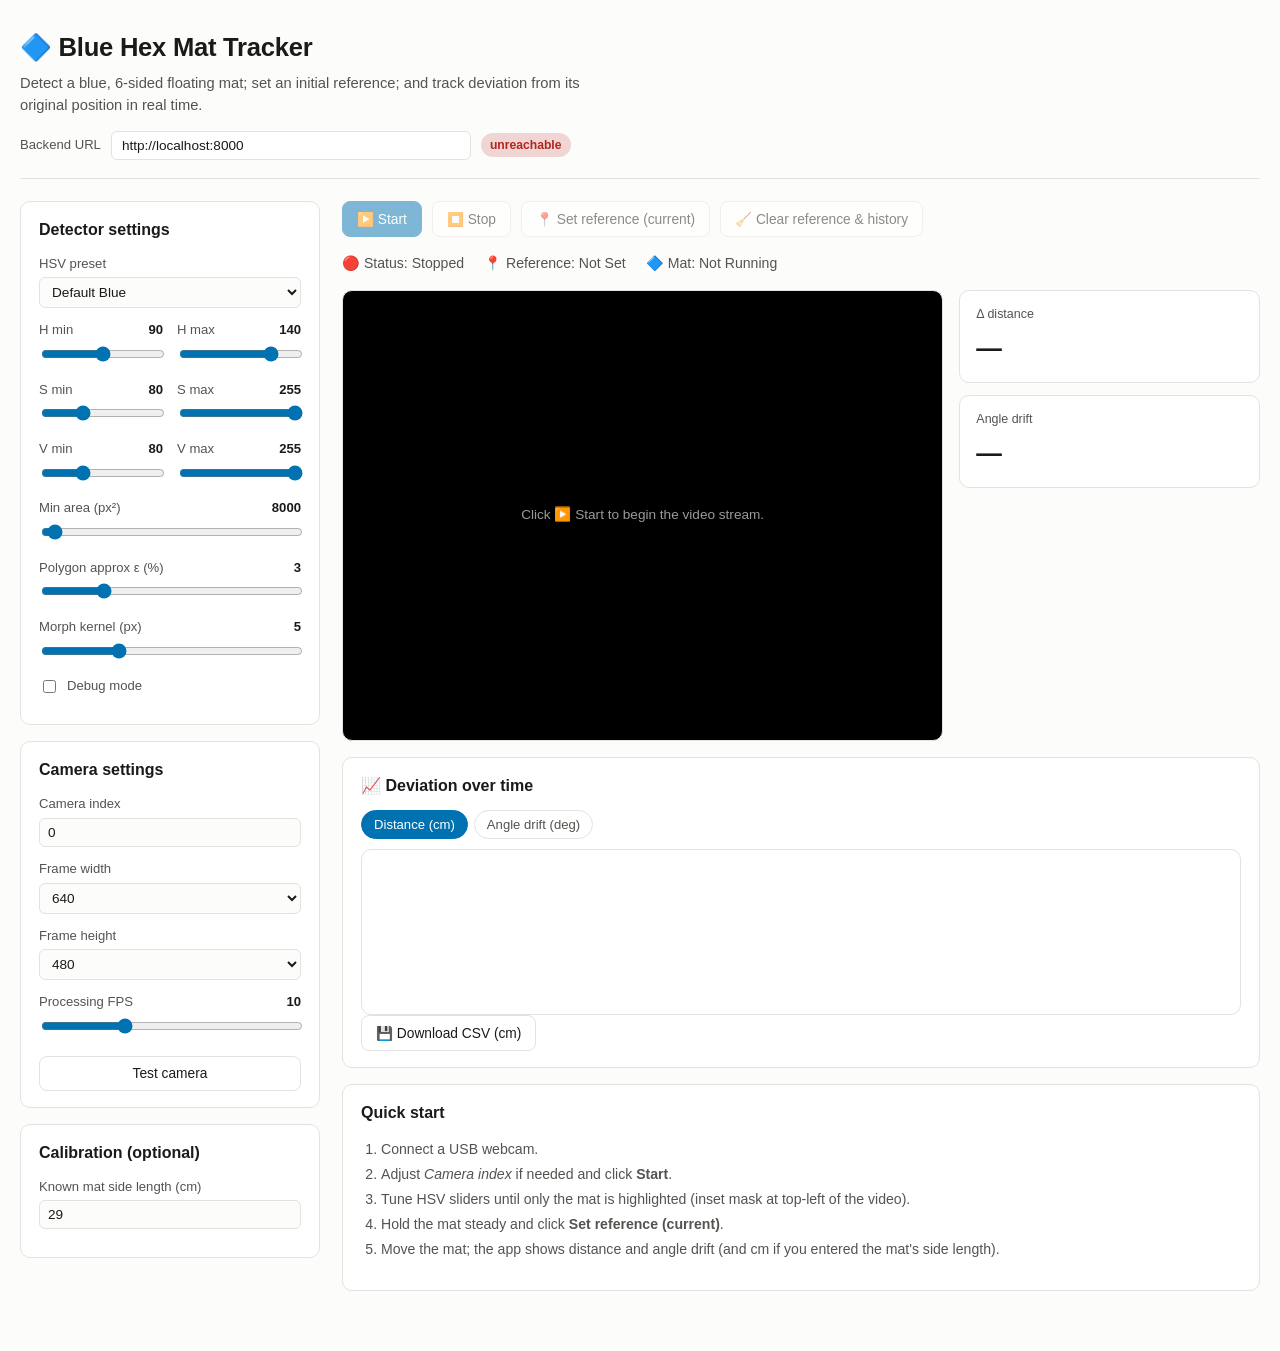
<file: frontend_html/index.html>
<!DOCTYPE html>
<html lang="en">
<head>
<meta charset="utf-8">
<meta name="viewport" content="width=device-width, initial-scale=1">
<title>Blue Hex Mat Tracker</title>
<link rel="stylesheet" href="style.css">
</head>
<body>
<div class="wrap">
  <header>
    <h1>&#128311; Blue Hex Mat Tracker</h1>
    <p class="subtitle">Detect a blue, 6-sided floating mat; set an initial reference; and track deviation from its original position in real time.</p>
    <div class="backend-row">
      <label for="backend-url">Backend URL</label>
      <input id="backend-url" type="text" value="http://localhost:8000">
      <span id="backend-badge" class="badge badge-unknown">checking…</span>
    </div>
  </header>

  <div id="error-banner" class="error-banner hidden"></div>

  <main class="layout">
    <aside class="sidebar">
      <section class="panel">
        <h2>Detector settings</h2>
        <label class="field">
          <span>HSV preset</span>
          <select id="preset-select">
            <option value="default">Default Blue</option>
            <option value="light">Light Blue</option>
            <option value="dark">Dark Blue</option>
          </select>
        </label>

        <div class="slider-grid">
          <label class="field"><span>H min <b id="v-h_min">90</b></span><input type="range" id="h_min" min="0" max="179" value="90"></label>
          <label class="field"><span>H max <b id="v-h_max">140</b></span><input type="range" id="h_max" min="0" max="179" value="140"></label>
          <label class="field"><span>S min <b id="v-s_min">80</b></span><input type="range" id="s_min" min="0" max="255" value="80"></label>
          <label class="field"><span>S max <b id="v-s_max">255</b></span><input type="range" id="s_max" min="0" max="255" value="255"></label>
          <label class="field"><span>V min <b id="v-v_min">80</b></span><input type="range" id="v_min" min="0" max="255" value="80"></label>
          <label class="field"><span>V max <b id="v-v_max">255</b></span><input type="range" id="v_max" min="0" max="255" value="255"></label>
        </div>

        <label class="field"><span>Min area (px&sup2;) <b id="v-area_min">8000</b></span>
          <input type="range" id="area_min" min="1000" max="300000" step="500" value="8000"></label>
        <label class="field"><span>Polygon approx &epsilon; (%) <b id="v-poly_eps">3</b></span>
          <input type="range" id="poly_eps" min="1" max="10" value="3"></label>
        <label class="field"><span>Morph kernel (px) <b id="v-morph_k">5</b></span>
          <input type="range" id="morph_k" min="1" max="15" step="2" value="5"></label>
        <label class="field checkbox"><input type="checkbox" id="debug_mode"><span>Debug mode</span></label>
      </section>

      <section class="panel">
        <h2>Camera settings</h2>
        <label class="field"><span>Camera index</span><input type="number" id="cam_index" value="0" min="0"></label>
        <label class="field"><span>Frame width</span>
          <select id="frame_width"><option>640</option><option>800</option><option>960</option><option>1280</option></select></label>
        <label class="field"><span>Frame height</span>
          <select id="frame_height"><option>480</option><option>600</option><option>720</option><option>900</option></select></label>
        <label class="field"><span>Processing FPS <b id="v-processing_fps">10</b></span>
          <input type="range" id="processing_fps" min="1" max="30" value="10"></label>
        <button id="test-camera-btn" class="btn secondary full">Test camera</button>
        <div id="test-camera-result" class="test-camera-result"></div>
      </section>

      <section class="panel">
        <h2>Calibration (optional)</h2>
        <label class="field"><span>Known mat side length (cm)</span>
          <input type="number" id="known_side" value="29" min="0" step="1"></label>
      </section>
    </aside>

    <section class="main-col">
      <div class="controls-row">
        <button id="start-btn" class="btn primary">&#9654;&#65039; Start</button>
        <button id="stop-btn" class="btn">&#9209;&#65039; Stop</button>
        <button id="set-ref-btn" class="btn">&#128205; Set reference (current)</button>
        <button id="clear-btn" class="btn">&#129529; Clear reference &amp; history</button>
      </div>

      <div class="status-row">
        <span id="status-running" class="status-item">&#128308; Status: Stopped</span>
        <span id="status-ref" class="status-item">&#128205; Reference: Not Set</span>
        <span id="status-mat" class="status-item">&#128311; Mat: Not Running</span>
      </div>

      <div class="video-metrics-row">
        <div class="video-panel">
          <div class="video-frame">
            <img id="video-feed" alt="Live video will appear here after Start">
            <div id="video-placeholder" class="video-placeholder">Click &#9654;&#65039; Start to begin the video stream.</div>
          </div>
        </div>
        <div class="metrics-panel">
          <div class="tile"><div class="label">&Delta; distance</div><div class="value" id="metric-distance">&mdash;</div></div>
          <div class="tile"><div class="label">Angle drift</div><div class="value" id="metric-angle">&mdash;</div></div>
        </div>
      </div>

      <section class="panel">
        <h2>&#128200; Deviation over time</h2>
        <div class="tabs">
          <button class="tab-btn active" data-tab="distance">Distance (cm)</button>
          <button class="tab-btn" data-tab="angle">Angle drift (deg)</button>
        </div>
        <div class="panel chart-panel" id="tab-distance"><svg id="chart-distance"></svg></div>
        <div class="panel chart-panel hidden" id="tab-angle"><svg id="chart-angle"></svg></div>
        <button id="download-csv-btn" class="btn secondary">&#128190; Download CSV (cm)</button>
      </section>

      <section class="panel quick-start">
        <h2>Quick start</h2>
        <ol>
          <li>Connect a USB webcam.</li>
          <li>Adjust <em>Camera index</em> if needed and click <strong>Start</strong>.</li>
          <li>Tune HSV sliders until only the mat is highlighted (inset mask at top-left of the video).</li>
          <li>Hold the mat steady and click <strong>Set reference (current)</strong>.</li>
          <li>Move the mat; the app shows distance and angle drift (and cm if you entered the mat's side length).</li>
        </ol>
      </section>
    </section>
  </main>

  <div class="tooltip" id="tooltip"></div>
</div>
<script src="app.js"></script>
</body>
</html>
</file>
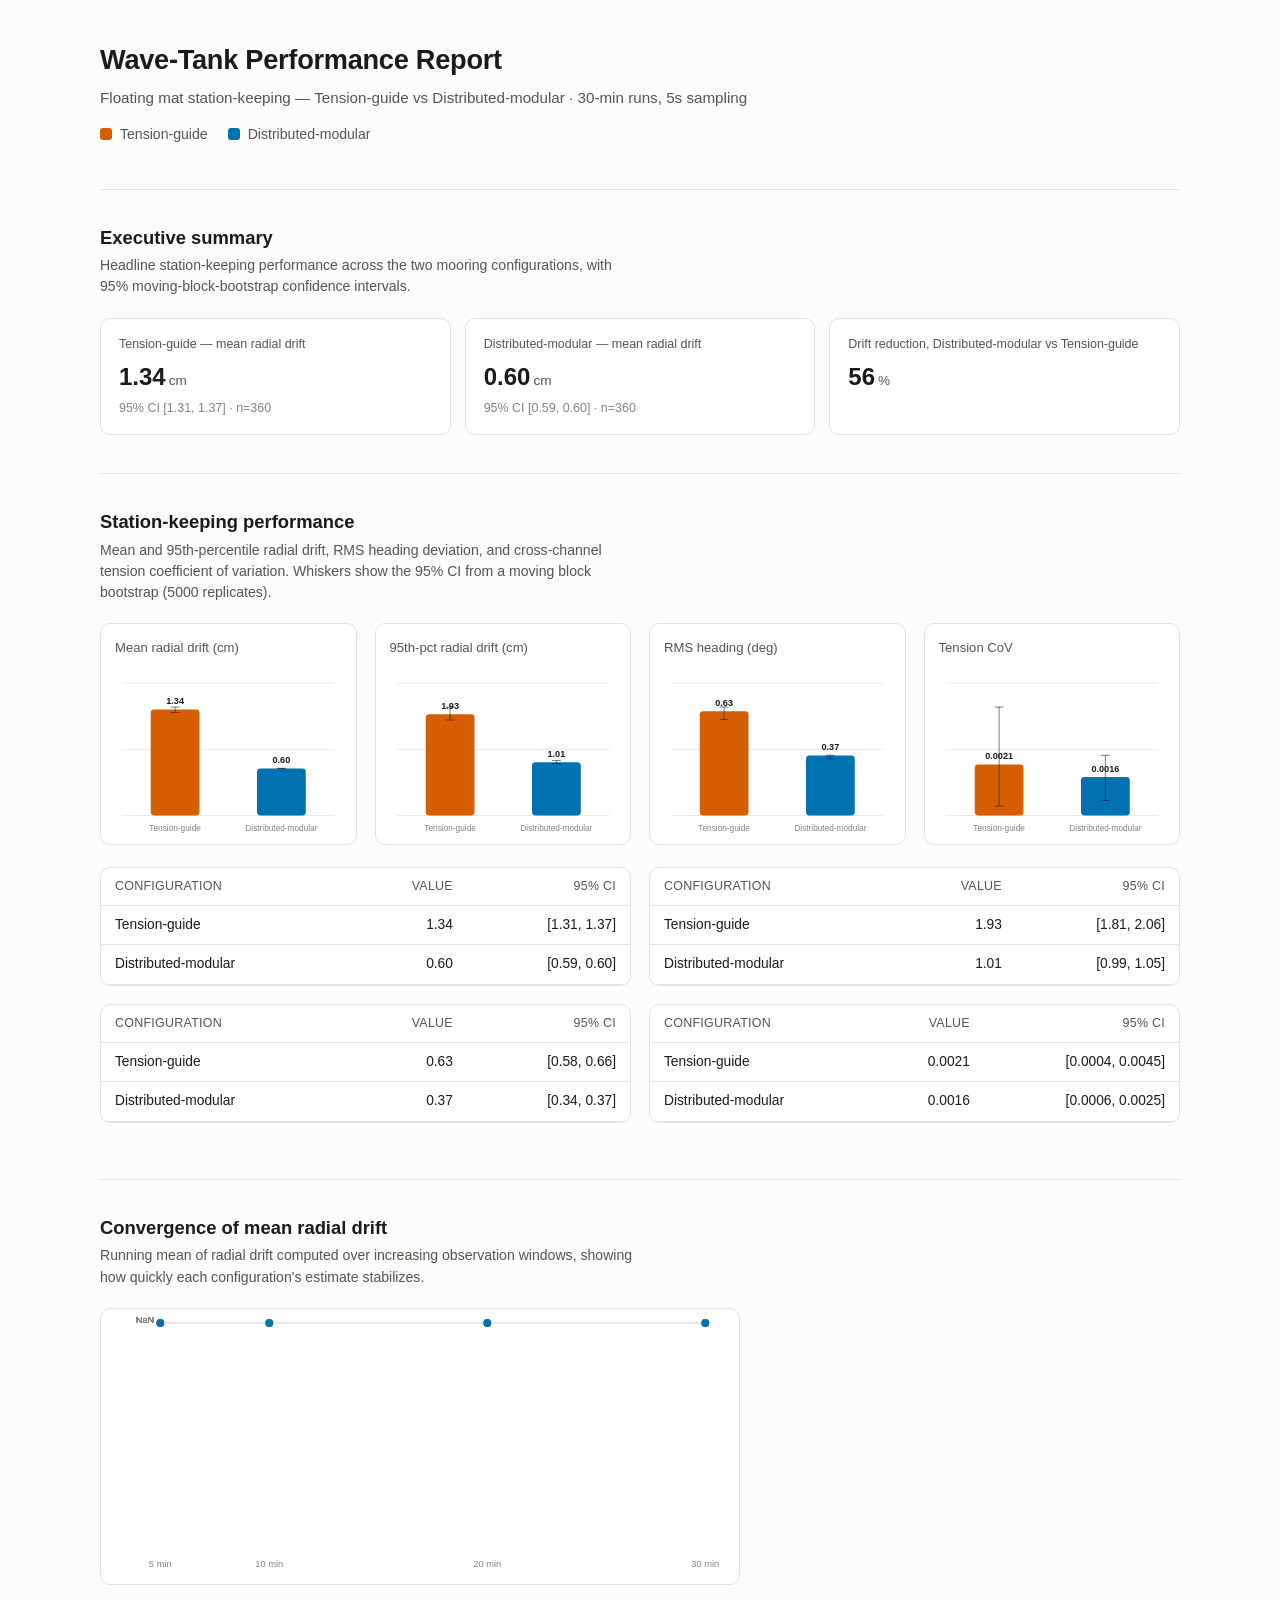
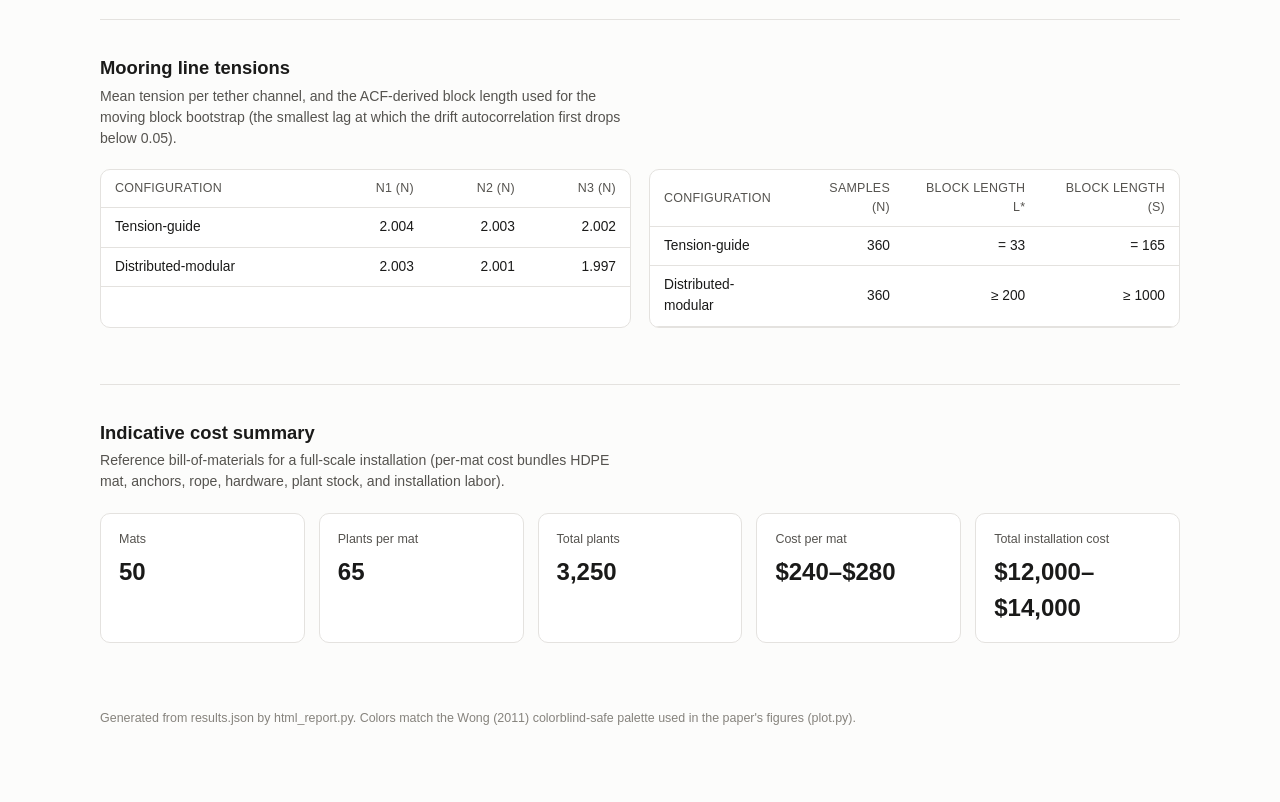
<file: report.html>
<!DOCTYPE html>
<html lang="en">
<head>
<meta charset="utf-8">
<meta name="viewport" content="width=device-width, initial-scale=1">
<title>Wave-Tank Performance Report</title>
<style>
:root {
  color-scheme: light dark;
  --bg: #fcfcfb; --panel: #ffffff; --border: #e4e2df;
  --ink: #1a1a19; --ink-muted: #55534f; --ink-faint: #86837d;
  --grid: #e8e6e2;
}
@media (prefers-color-scheme: dark) {
  :root {
    --bg: #17171a; --panel: #1f1f22; --border: #333338;
    --ink: #f2f1ee; --ink-muted: #b7b4ad; --ink-faint: #837f77;
    --grid: #333338;
  }
}
* { box-sizing: border-box; }
body {
  margin: 0; padding: 0 20px 60px;
  background: var(--bg); color: var(--ink);
  font: 15px/1.5 -apple-system, "Segoe UI", Helvetica, Arial, sans-serif;
}
.wrap { max-width: 1080px; margin: 0 auto; }
header { padding: 40px 0 20px; border-bottom: 1px solid var(--border); }
h1 { font-size: 1.7rem; margin: 0 0 6px; letter-spacing: -0.01em; }
.subtitle { color: var(--ink-muted); font-size: 0.95rem; margin: 0; }
h2 { font-size: 1.15rem; margin: 0 0 4px; }
.section { padding: 34px 0; border-bottom: 1px solid var(--border); }
.section:last-of-type { border-bottom: none; }
.section-desc { color: var(--ink-muted); font-size: 0.88rem; margin: 0 0 20px; max-width: 68ch; }

.legend { display: flex; gap: 20px; margin: 14px 0 24px; flex-wrap: wrap; }
.legend-item { display: flex; align-items: center; gap: 8px; font-size: 0.88rem; color: var(--ink-muted); }
.swatch { width: 12px; height: 12px; border-radius: 3px; flex: none; }

.tiles { display: grid; grid-template-columns: repeat(auto-fit, minmax(200px, 1fr)); gap: 14px; margin: 16px 0 4px; }
.tile { background: var(--panel); border: 1px solid var(--border); border-radius: 10px; padding: 16px 18px; }
.tile .label { font-size: 0.78rem; color: var(--ink-muted); margin-bottom: 6px; }
.tile .value { font-size: 1.5rem; font-variant-numeric: tabular-nums; font-weight: 600; }
.tile .value .unit { font-size: 0.85rem; font-weight: 400; color: var(--ink-muted); margin-left: 3px; }
.tile .sub { font-size: 0.78rem; color: var(--ink-faint); margin-top: 4px; font-variant-numeric: tabular-nums; }

.panels { display: grid; grid-template-columns: repeat(auto-fit, minmax(230px, 1fr)); gap: 18px; margin-bottom: 22px; }
.panel { background: var(--panel); border: 1px solid var(--border); border-radius: 10px; padding: 14px 14px 6px; }
.panel-title { font-size: 0.82rem; color: var(--ink-muted); margin-bottom: 6px; }
svg { display: block; width: 100%; height: auto; overflow: visible; }
.axis-label { fill: var(--ink-faint); font-size: 9.5px; }
.value-label { fill: var(--ink); font-size: 10.5px; font-weight: 600; font-variant-numeric: tabular-nums; }
.gridline { stroke: var(--grid); stroke-width: 1; }
.ci-line { stroke: var(--ink); stroke-opacity: 0.55; stroke-width: 1.2; }
.bar { cursor: pointer; }
.dot { cursor: pointer; }
.line-path { fill: none; stroke-width: 2; }

table { width: 100%; border-collapse: collapse; font-size: 0.86rem; font-variant-numeric: tabular-nums; }
th, td { text-align: right; padding: 7px 10px; border-bottom: 1px solid var(--border); }
th:first-child, td:first-child { text-align: left; }
th { color: var(--ink-muted); font-weight: 500; font-size: 0.78rem; text-transform: uppercase; letter-spacing: 0.02em; }
.table-wrap { overflow-x: auto; border: 1px solid var(--border); border-radius: 10px; background: var(--panel); }
.table-wrap table { margin: 0; }
.table-wrap th, .table-wrap td { padding: 9px 14px; }

.tooltip {
  position: fixed; pointer-events: none; z-index: 50;
  background: var(--ink); color: var(--bg);
  padding: 6px 9px; border-radius: 6px; font-size: 0.78rem;
  transform: translate(-50%, -100%); margin-top: -10px;
  white-space: nowrap; opacity: 0; transition: opacity 0.08s ease;
  font-variant-numeric: tabular-nums;
}
.tooltip.show { opacity: 1; }
footer { padding: 24px 0 10px; color: var(--ink-faint); font-size: 0.78rem; }
footer p { margin: 4px 0; }
</style>
</head>
<body>
<div class="wrap">
  <header>
    <h1>Wave-Tank Performance Report</h1>
    <p class="subtitle">Floating mat station-keeping — Tension-guide vs Distributed-modular · 30-min runs, 5s sampling</p>
    <div class="legend" id="legend-top"></div>
  </header>

  <section class="section">
    <h2>Executive summary</h2>
    <p class="section-desc">Headline station-keeping performance across the two mooring configurations, with 95% moving-block-bootstrap confidence intervals.</p>
    <div class="tiles">
        <div class="tile">
          <div class="label">Tension-guide — mean radial drift</div>
          <div class="value">1.34<span class="unit">cm</span></div>
          <div class="sub">95% CI [1.31, 1.37] · n=360</div>
        </div>
        <div class="tile">
          <div class="label">Distributed-modular — mean radial drift</div>
          <div class="value">0.60<span class="unit">cm</span></div>
          <div class="sub">95% CI [0.59, 0.60] · n=360</div>
        </div>
        <div class="tile">
          <div class="label">Drift reduction, Distributed-modular vs Tension-guide</div>
          <div class="value">56<span class="unit">%</span></div>
        </div></div>
  </section>

  <section class="section">
    <h2>Station-keeping performance</h2>
    <p class="section-desc">Mean and 95th-percentile radial drift, RMS heading deviation, and cross-channel tension coefficient of variation. Whiskers show the 95% CI from a moving block bootstrap (5000 replicates).</p>
    <div class="panels">
      <div class="panel"><div class="panel-title">Mean radial drift (cm)</div><svg id="panel-mean_drift"></svg></div>
      <div class="panel"><div class="panel-title">95th-pct radial drift (cm)</div><svg id="panel-p95_drift"></svg></div>
      <div class="panel"><div class="panel-title">RMS heading (deg)</div><svg id="panel-rms_heading"></svg></div>
      <div class="panel"><div class="panel-title">Tension CoV</div><svg id="panel-tension_cov"></svg></div>
    </div>
    <div class="panels" style="grid-template-columns: 1fr 1fr;">
      <div class="table-wrap"><table><thead><tr><th>Configuration</th><th>Value</th><th>95% CI</th></tr></thead><tbody><tr><td>Tension-guide</td><td>1.34</td><td>[1.31, 1.37]</td></tr><tr><td>Distributed-modular</td><td>0.60</td><td>[0.59, 0.60]</td></tr></tbody></table></div>
      <div class="table-wrap"><table><thead><tr><th>Configuration</th><th>Value</th><th>95% CI</th></tr></thead><tbody><tr><td>Tension-guide</td><td>1.93</td><td>[1.81, 2.06]</td></tr><tr><td>Distributed-modular</td><td>1.01</td><td>[0.99, 1.05]</td></tr></tbody></table></div>
      <div class="table-wrap"><table><thead><tr><th>Configuration</th><th>Value</th><th>95% CI</th></tr></thead><tbody><tr><td>Tension-guide</td><td>0.63</td><td>[0.58, 0.66]</td></tr><tr><td>Distributed-modular</td><td>0.37</td><td>[0.34, 0.37]</td></tr></tbody></table></div>
      <div class="table-wrap"><table><thead><tr><th>Configuration</th><th>Value</th><th>95% CI</th></tr></thead><tbody><tr><td>Tension-guide</td><td>0.0021</td><td>[0.0004, 0.0045]</td></tr><tr><td>Distributed-modular</td><td>0.0016</td><td>[0.0006, 0.0025]</td></tr></tbody></table></div>
    </div>
  </section>

  <section class="section">
    <h2>Convergence of mean radial drift</h2>
    <p class="section-desc">Running mean of radial drift computed over increasing observation windows, showing how quickly each configuration's estimate stabilizes.</p>
    <div class="panel" style="max-width:640px;">
      <svg id="panel-convergence"></svg>
    </div>
  </section>

  <section class="section">
    <h2>Mooring line tensions</h2>
    <p class="section-desc">Mean tension per tether channel, and the ACF-derived block length used for the moving block bootstrap (the smallest lag at which the drift autocorrelation first drops below 0.05).</p>
    <div class="panels" style="grid-template-columns: 1fr 1fr;">
      <div class="table-wrap"><table><thead><tr><th>Configuration</th><th>N1 (N)</th><th>N2 (N)</th><th>N3 (N)</th></tr></thead><tbody><tr><td>Tension-guide</td><td>2.004</td><td>2.003</td><td>2.002</td></tr><tr><td>Distributed-modular</td><td>2.003</td><td>2.001</td><td>1.997</td></tr></tbody></table></div>
      <div class="table-wrap"><table><thead><tr><th>Configuration</th><th>Samples (n)</th><th>Block length L*</th><th>Block length (s)</th></tr></thead><tbody><tr><td>Tension-guide</td><td>360</td><td>= 33</td><td>= 165</td></tr><tr><td>Distributed-modular</td><td>360</td><td>≥ 200</td><td>≥ 1000</td></tr></tbody></table></div>
    </div>
  </section>

  <section class="section">
    <h2>Indicative cost summary</h2>
    <p class="section-desc">Reference bill-of-materials for a full-scale installation (per-mat cost bundles HDPE mat, anchors, rope, hardware, plant stock, and installation labor).</p>
    
    <div class="tiles">
      <div class="tile"><div class="label">Mats</div><div class="value">50</div></div>
      <div class="tile"><div class="label">Plants per mat</div><div class="value">65</div></div>
      <div class="tile"><div class="label">Total plants</div><div class="value">3,250</div></div>
      <div class="tile"><div class="label">Cost per mat</div>
        <div class="value">$240–$280</div></div>
      <div class="tile"><div class="label">Total installation cost</div>
        <div class="value">$12,000–$14,000</div></div>
    </div>
    
  </section>

  <footer>
    <p>Generated from results.json by html_report.py. Colors match the Wong (2011) colorblind-safe palette used in the paper's figures (plot.py).</p>
  </footer>
</div>

<div class="tooltip" id="tooltip"></div>
<script>
const REPORT_DATA = {"configs": ["Tension-guide", "Distributed-modular"], "colors": {"Tension-guide": "#D55E00", "Distributed-modular": "#0072B2"}, "n_samples": {"Tension-guide": 360, "Distributed-modular": 360}, "dt_sec": 5.0, "metrics": {"mean_drift": {"label": "Mean radial drift", "unit": "cm", "values": [1.344462654575957, 0.5973862218257635], "ci": [[1.3053228915730308, 1.374848150605711], [0.5940457276138889, 0.5990053065876038]]}, "p95_drift": {"label": "95th-pct radial drift", "unit": "cm", "values": [1.925525891094375, 1.0145357236788253], "ci": [[1.8149538604069209, 2.061282380129845], [0.988783693211375, 1.0462649341681856]]}, "rms_heading": {"label": "RMS heading deviation", "unit": "deg", "values": [0.6337871033732504, 0.36538296768488693], "ci": [[0.5845930132311133, 0.6597118993511601], [0.34368160877648063, 0.36658700164567254]]}, "tension_cov": {"label": "Cross-channel tension CoV", "unit": "", "values": [0.0021340106057262114, 0.0016120900225606815], "ci": [[0.00039702076850760254, 0.004533032809065929], [0.0006333482330526395, 0.002515673693873985]]}}, "tensions": {"Tension-guide": [2.0035686228702785, 2.0032667592902853, 2.0016073479905314], "Distributed-modular": [2.003369958681029, 2.0009804278258736, 1.997033591550634]}, "convergence": {"Tension-guide": {"5": 1.4294661616271187, "10": 1.3920597120431724, "20": 1.3538612440572078, "30": 1.344462654575957}, "Distributed-modular": {"5": 0.6049759145319683, "10": 0.5969678652885219, "20": 0.5994825036008239, "30": 0.5973862218257635}}, "block_length": {"Tension-guide": {"sec": 165.0, "samples": 33, "is_lower_bound": false}, "Distributed-modular": {"sec": 1000.0, "samples": 200, "is_lower_bound": true}}, "cost": {"n_mats": 50, "plants_per_mat": 65, "total_plants": 3250, "cost_per_mat_usd": [240.0, 280.0], "cost_per_plant_usd_reference_only": [3.0, 4.0], "total_cost_usd": [12000.0, 14000.0]}};

const tooltip = document.getElementById('tooltip');
function showTip(evt, html) {
  tooltip.innerHTML = html;
  tooltip.style.left = evt.clientX + 'px';
  tooltip.style.top = evt.clientY + 'px';
  tooltip.classList.add('show');
}
function moveTip(evt) {
  tooltip.style.left = evt.clientX + 'px';
  tooltip.style.top = evt.clientY + 'px';
}
function hideTip() { tooltip.classList.remove('show'); }

function svgEl(tag, attrs) {
  const el = document.createElementNS('http://www.w3.org/2000/svg', tag);
  for (const k in attrs) el.setAttribute(k, attrs[k]);
  return el;
}
function fmt(v, d) {
  if (v === null || v === undefined) return '—';
  return Number(v).toFixed(d === undefined ? 2 : d);
}

// Grouped single-value bar chart with an optional CI whisker, one bar per config.
function renderBarPanel(svg, categories, values, ci, colors, decimals) {
  const W = 260, H = 200, padL = 8, padR = 8, padT = 22, padB = 26;
  const plotW = W - padL - padR, plotH = H - padT - padB;
  svg.setAttribute('viewBox', `0 0 ${W} ${H}`);

  const allVals = values.concat(ci ? ci.flat() : []);
  const maxV = Math.max(...allVals) * 1.22 || 1;
  const y = v => padT + plotH - (v / maxV) * plotH;
  const n = categories.length;
  const slot = plotW / n;
  const barW = Math.min(56, slot * 0.5);

  // gridlines (3 ticks)
  for (let i = 0; i <= 2; i++) {
    const v = (maxV / 2) * i;
    const gy = y(v);
    svg.appendChild(svgEl('line', { class: 'gridline', x1: padL, x2: W - padR, y1: gy, y2: gy }));
  }

  categories.forEach((cat, i) => {
    const cx = padL + slot * i + slot / 2;
    const v = values[i];
    const barX = cx - barW / 2;
    const barY = y(v);
    const barH = padT + plotH - barY;
    const color = colors[cat];

    const rect = svgEl('rect', {
      class: 'bar', x: barX, y: barY, width: barW, height: Math.max(barH, 1),
      rx: 4, ry: 4, fill: color,
    });
    svg.appendChild(rect);

    if (ci && ci[i]) {
      const [lo, hi] = ci[i];
      const yLo = y(lo), yHi = y(hi);
      svg.appendChild(svgEl('line', { class: 'ci-line', x1: cx, x2: cx, y1: yLo, y2: yHi }));
      svg.appendChild(svgEl('line', { class: 'ci-line', x1: cx - 5, x2: cx + 5, y1: yLo, y2: yLo }));
      svg.appendChild(svgEl('line', { class: 'ci-line', x1: cx - 5, x2: cx + 5, y1: yHi, y2: yHi }));
    }

    const label = svgEl('text', { class: 'value-label', x: cx, y: barY - 6, 'text-anchor': 'middle' });
    label.textContent = fmt(v, decimals);
    svg.appendChild(label);

    const catLabel = svgEl('text', { class: 'axis-label', x: cx, y: H - 8, 'text-anchor': 'middle' });
    catLabel.textContent = cat;
    svg.appendChild(catLabel);

    const hit = svgEl('rect', { x: padL + slot * i, y: padT, width: slot, height: plotH, fill: 'transparent', class: 'bar' });
    const ciText = ci && ci[i] ? ` (95% CI ${fmt(ci[i][0], decimals)}–${fmt(ci[i][1], decimals)})` : '';
    hit.addEventListener('mouseenter', e => showTip(e, `<b>${cat}</b><br>${fmt(v, decimals)}${ciText}`));
    hit.addEventListener('mousemove', moveTip);
    hit.addEventListener('mouseleave', hideTip);
    svg.appendChild(hit);
  });
}

// Convergence line chart: one line per config across checkpoint x-values.
function renderLineChart(svg, xValues, seriesByConfig, colors, unit) {
  const W = 620, H = 260, padL = 46, padR = 20, padT = 20, padB = 34;
  const plotW = W - padL - padR, plotH = H - padT - padB;
  svg.setAttribute('viewBox', `0 0 ${W} ${H}`);

  const allY = Object.values(seriesByConfig).flat();
  const minY = 0;
  const maxY = Math.max(...allY) * 1.15;
  const xMin = Math.min(...xValues), xMax = Math.max(...xValues);
  const xPos = x => padL + ((x - xMin) / (xMax - xMin)) * plotW;
  const yPos = v => padT + plotH - ((v - minY) / (maxY - minY)) * plotH;

  for (let i = 0; i <= 4; i++) {
    const v = (maxY / 4) * i;
    const gy = yPos(v);
    svg.appendChild(svgEl('line', { class: 'gridline', x1: padL, x2: W - padR, y1: gy, y2: gy }));
    const t = svgEl('text', { class: 'axis-label', x: padL - 6, y: gy + 3, 'text-anchor': 'end' });
    t.textContent = fmt(v, 2);
    svg.appendChild(t);
  }
  xValues.forEach(x => {
    const t = svgEl('text', { class: 'axis-label', x: xPos(x), y: H - 12, 'text-anchor': 'middle' });
    t.textContent = x + ' min';
    svg.appendChild(t);
  });

  Object.entries(seriesByConfig).forEach(([cat, ys]) => {
    const color = colors[cat];
    const d = xValues.map((x, i) => `${i === 0 ? 'M' : 'L'} ${xPos(x)} ${yPos(ys[i])}`).join(' ');
    svg.appendChild(svgEl('path', { class: 'line-path', d, stroke: color }));
    xValues.forEach((x, i) => {
      const cx = xPos(x), cy = yPos(ys[i]);
      const dot = svgEl('circle', { class: 'dot', cx, cy, r: 4, fill: color });
      dot.addEventListener('mouseenter', e => showTip(e, `<b>${cat}</b><br>${x} min: ${fmt(ys[i], 3)} ${unit}`));
      dot.addEventListener('mousemove', moveTip);
      dot.addEventListener('mouseleave', hideTip);
      svg.appendChild(dot);
    });
  });
}

function renderLegend(containerId, configs, colors) {
  const el = document.getElementById(containerId);
  configs.forEach(cat => {
    const item = document.createElement('div');
    item.className = 'legend-item';
    item.innerHTML = `<span class="swatch" style="background:${colors[cat]}"></span>${cat}`;
    el.appendChild(item);
  });
}

function buildAll(DATA) {
  renderLegend('legend-top', DATA.configs, DATA.colors);

  const metricOrder = ['mean_drift', 'p95_drift', 'rms_heading', 'tension_cov'];
  metricOrder.forEach(key => {
    const m = DATA.metrics[key];
    const svg = document.getElementById('panel-' + key);
    const decimals = key === 'tension_cov' ? 4 : 2;
    renderBarPanel(svg, DATA.configs, m.values, m.ci, DATA.colors, decimals);
  });

  const convSvg = document.getElementById('panel-convergence');
  const xValues = Object.keys(Object.values(DATA.convergence)[0]).map(Number);
  renderLineChart(convSvg, xValues, DATA.convergence, DATA.colors, 'cm');
}

buildAll(REPORT_DATA);
</script>
</body>
</html>
</file>
<file: frontend_html/style.css>
:root {
  color-scheme: light dark;
  --bg: #fcfcfb; --panel: #ffffff; --border: #e4e2df;
  --ink: #1a1a19; --ink-muted: #55534f; --ink-faint: #86837d;
  --grid: #e8e6e2; --accent: #0072B2; --accent-2: #D55E00;
  --good: #0a7d3d; --danger: #b3261e;
}
@media (prefers-color-scheme: dark) {
  :root {
    --bg: #17171a; --panel: #1f1f22; --border: #333338;
    --ink: #f2f1ee; --ink-muted: #b7b4ad; --ink-faint: #837f77;
    --grid: #333338; --good: #4ade80; --danger: #f87171;
  }
}
* { box-sizing: border-box; }
body {
  margin: 0; padding: 0 20px 60px;
  background: var(--bg); color: var(--ink);
  font: 15px/1.5 -apple-system, "Segoe UI", Helvetica, Arial, sans-serif;
}
.wrap { max-width: 1240px; margin: 0 auto; }
header { padding: 28px 0 18px; border-bottom: 1px solid var(--border); }
h1 { font-size: 1.6rem; margin: 0 0 6px; letter-spacing: -0.01em; }
.subtitle { color: var(--ink-muted); font-size: 0.92rem; margin: 0 0 14px; max-width: 70ch; }
h2 { font-size: 1rem; margin: 0 0 12px; }

.backend-row { display: flex; align-items: center; gap: 10px; flex-wrap: wrap; }
.backend-row label { font-size: 0.82rem; color: var(--ink-muted); }
.backend-row input[type="text"] {
  flex: 1; min-width: 220px; max-width: 360px; padding: 6px 10px;
  border: 1px solid var(--border); border-radius: 6px; background: var(--panel); color: var(--ink); font-size: 0.85rem;
}
.badge { font-size: 0.76rem; padding: 3px 9px; border-radius: 999px; font-weight: 600; }
.badge-ok { background: color-mix(in srgb, var(--good) 18%, transparent); color: var(--good); }
.badge-bad { background: color-mix(in srgb, var(--danger) 18%, transparent); color: var(--danger); }
.badge-unknown { background: var(--grid); color: var(--ink-faint); }

.error-banner {
  margin-top: 16px; padding: 10px 14px; border-radius: 8px;
  background: color-mix(in srgb, var(--danger) 12%, transparent);
  color: var(--danger); font-size: 0.88rem;
}
.hidden { display: none !important; }

.layout { display: grid; grid-template-columns: 300px 1fr; gap: 22px; margin-top: 22px; align-items: start; }
@media (max-width: 880px) { .layout { grid-template-columns: 1fr; } }

.sidebar { display: flex; flex-direction: column; gap: 16px; position: sticky; top: 16px; }
.main-col { display: flex; flex-direction: column; gap: 16px; min-width: 0; }

.panel { background: var(--panel); border: 1px solid var(--border); border-radius: 10px; padding: 16px 18px; }

.field { display: block; font-size: 0.82rem; color: var(--ink-muted); margin-bottom: 12px; }
.field > span { display: flex; justify-content: space-between; margin-bottom: 4px; }
.field b { color: var(--ink); font-variant-numeric: tabular-nums; font-weight: 600; }
.field input[type="range"] { width: 100%; accent-color: var(--accent); }
.field input[type="number"], .field select {
  width: 100%; padding: 6px 8px; border: 1px solid var(--border); border-radius: 6px;
  background: var(--bg); color: var(--ink); font-size: 0.85rem;
}
.field.checkbox { display: flex; align-items: center; gap: 8px; }
.field.checkbox span { margin: 0; }
.slider-grid { display: grid; grid-template-columns: 1fr 1fr; gap: 0 14px; }

.btn {
  border: 1px solid var(--border); background: var(--panel); color: var(--ink);
  padding: 9px 14px; border-radius: 8px; font-size: 0.86rem; font-weight: 500; cursor: pointer;
}
.btn:hover { border-color: var(--ink-faint); }
.btn.primary { background: var(--accent); border-color: var(--accent); color: #fff; }
.btn.secondary { background: transparent; }
.btn.full { width: 100%; margin-top: 4px; }
.btn:disabled { opacity: 0.5; cursor: not-allowed; }

.controls-row { display: flex; gap: 10px; flex-wrap: wrap; }
.status-row { display: flex; gap: 20px; flex-wrap: wrap; font-size: 0.88rem; color: var(--ink-muted); }
.status-item b { color: var(--ink); }

.video-metrics-row { display: grid; grid-template-columns: 2fr 1fr; gap: 16px; }
@media (max-width: 700px) { .video-metrics-row { grid-template-columns: 1fr; } }
.video-panel { min-width: 0; }
.video-frame {
  position: relative; width: 100%; aspect-ratio: 4 / 3; background: #000;
  border-radius: 10px; overflow: hidden; border: 1px solid var(--border);
  display: flex; align-items: center; justify-content: center;
}
.video-frame img { width: 100%; height: 100%; object-fit: contain; display: none; }
.video-frame img.showing { display: block; }
.video-placeholder { color: #9a9a9a; font-size: 0.85rem; padding: 20px; text-align: center; }

.metrics-panel { display: flex; flex-direction: column; gap: 12px; }
.tile { background: var(--panel); border: 1px solid var(--border); border-radius: 10px; padding: 14px 16px; }
.tile .label { font-size: 0.78rem; color: var(--ink-muted); margin-bottom: 6px; }
.tile .value { font-size: 1.6rem; font-weight: 600; font-variant-numeric: tabular-nums; }

.tabs { display: flex; gap: 6px; margin-bottom: 10px; }
.tab-btn {
  border: 1px solid var(--border); background: transparent; color: var(--ink-muted);
  padding: 6px 12px; border-radius: 999px; font-size: 0.82rem; cursor: pointer;
}
.tab-btn.active { background: var(--accent); border-color: var(--accent); color: #fff; }
.chart-panel { padding: 10px 14px 4px; }
svg { display: block; width: 100%; height: auto; overflow: visible; }
.axis-label { fill: var(--ink-faint); font-size: 9.5px; }
.gridline { stroke: var(--grid); stroke-width: 1; }
.line-path { fill: none; stroke-width: 2; }
.dot { cursor: pointer; }

.test-camera-result img { width: 100%; border-radius: 6px; margin-top: 8px; }
.test-camera-result .msg { font-size: 0.8rem; color: var(--danger); margin-top: 8px; }

.quick-start ol { padding-left: 20px; color: var(--ink-muted); font-size: 0.88rem; }
.quick-start li { margin-bottom: 4px; }

.tooltip {
  position: fixed; pointer-events: none; z-index: 50;
  background: var(--ink); color: var(--bg);
  padding: 6px 9px; border-radius: 6px; font-size: 0.78rem;
  transform: translate(-50%, -100%); margin-top: -10px;
  white-space: nowrap; opacity: 0; transition: opacity 0.08s ease;
  font-variant-numeric: tabular-nums;
}
.tooltip.show { opacity: 1; }
</file>
